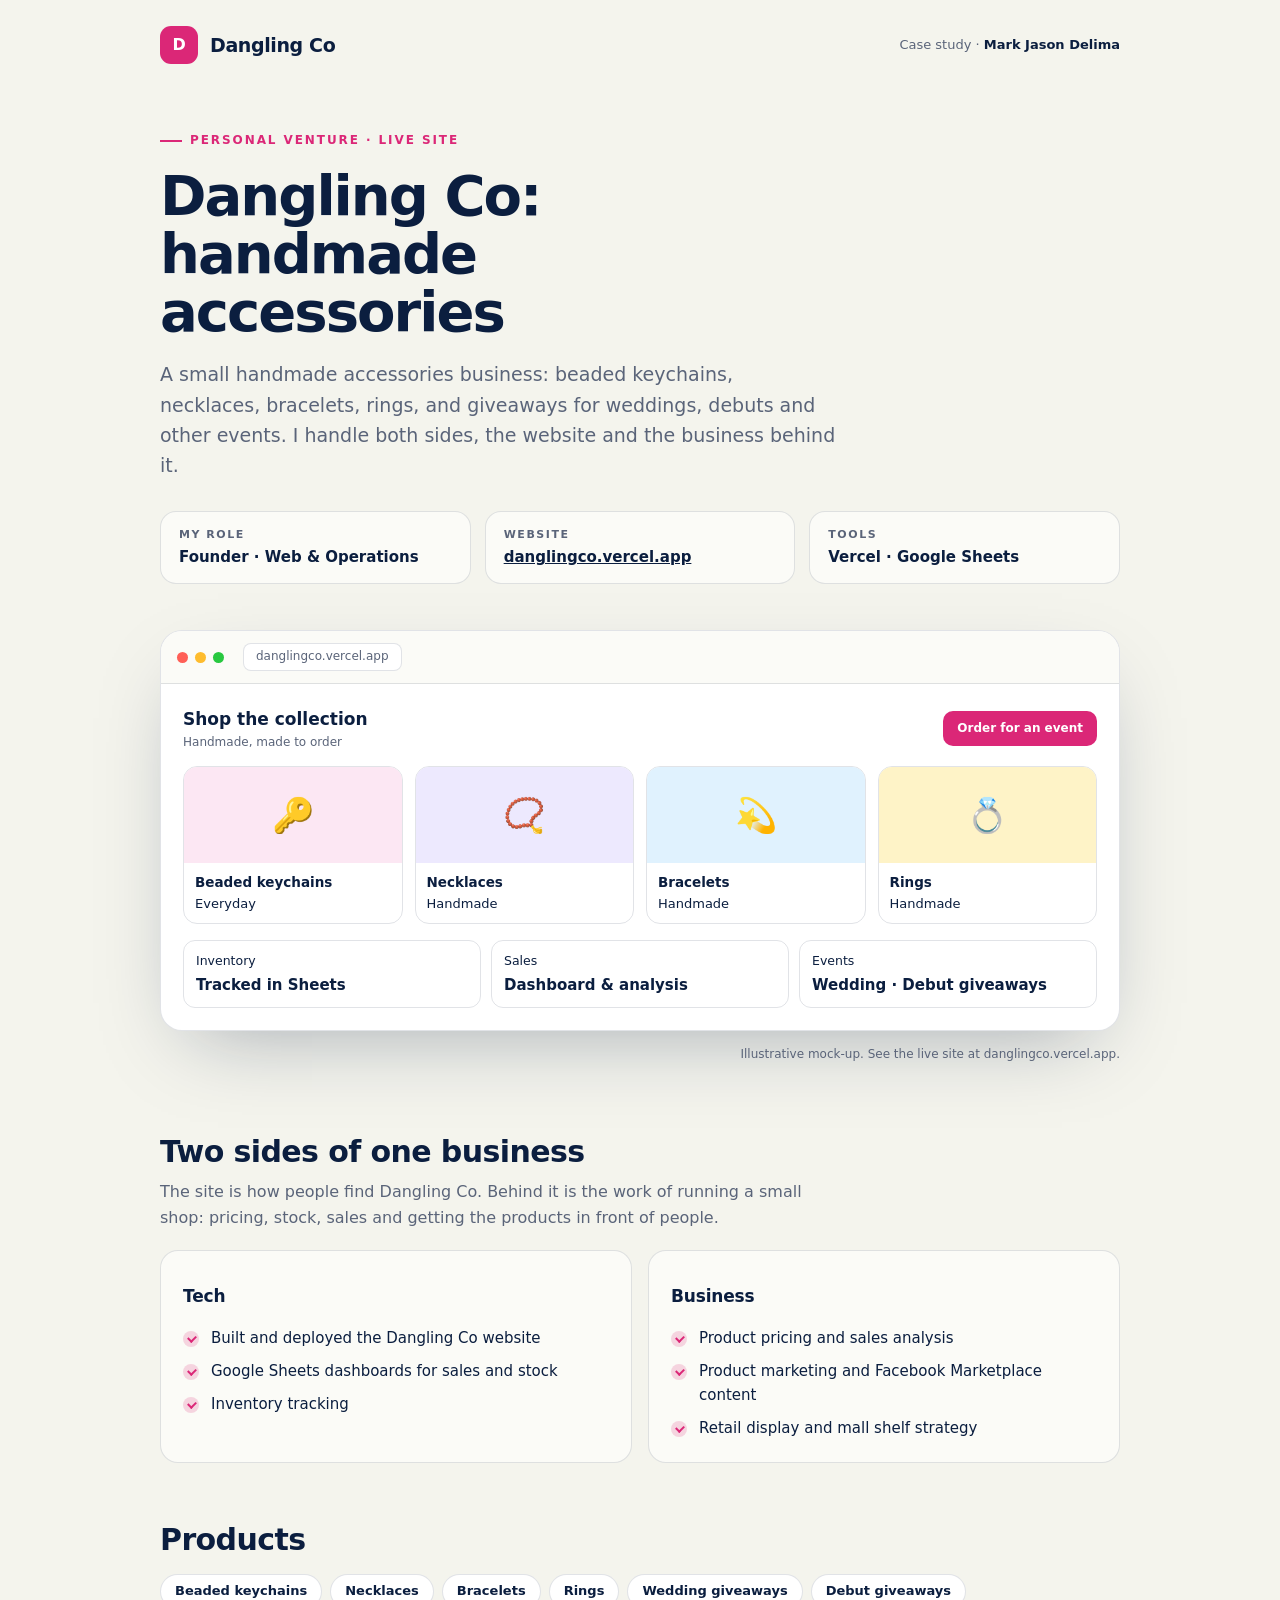
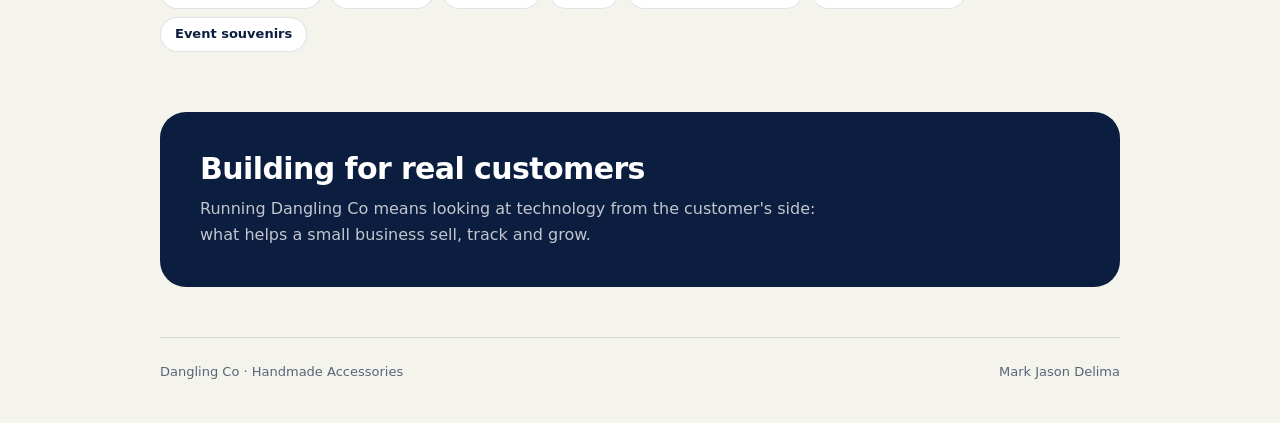
<file: public/samples/dangling-co.html>
<!doctype html>
<html lang="en"><head><meta charset="utf-8"><meta name="viewport" content="width=device-width,initial-scale=1">
<title>Dangling Co - Handmade Accessories</title>
<link rel="stylesheet" href="case.css">
<style>
body{--accent:#DB2777}
.shop{display:grid;grid-template-columns:repeat(4,1fr);gap:12px;margin-top:14px}
.item{border:1px solid var(--line);border-radius:14px;overflow:hidden;font-size:13px}
.item .img{height:96px;display:grid;place-items:center;font-size:34px}
.item .txt{padding:9px 11px}
.item b{display:block;font-size:13.5px}
.dash{display:grid;grid-template-columns:repeat(3,1fr);gap:10px;margin-top:16px}
.dash div{border:1px solid var(--line);border-radius:12px;padding:10px 12px;font-size:12.5px}
.dash b{display:block;font-size:15px;margin-top:2px}
</style></head>
<body>
<div class="wrap">
  <nav>
    <span class="brand"><i>D</i>Dangling Co</span>
    <span class="byline">Case study · <b>Mark Jason Delima</b></span>
  </nav>

  <header class="hero">
    <span class="tag">Personal venture · Live site</span>
    <h1>Dangling Co: handmade accessories</h1>
    <p class="lede">A small handmade accessories business: beaded keychains, necklaces, bracelets, rings, and giveaways for weddings, debuts and other events. I handle both sides, the website and the business behind it.</p>
    <div class="meta">
      <div><span>My role</span><b>Founder · Web &amp; Operations</b></div>
      <div><span>Website</span><b><a href="https://danglingco.vercel.app" target="_blank" rel="noopener">danglingco.vercel.app</a></b></div>
      <div><span>Tools</span><b>Vercel · Google Sheets</b></div>
    </div>
  </header>

  <div class="mock">
    <div class="mock__bar"><i></i><i></i><i></i><span>danglingco.vercel.app</span></div>
    <div class="mock__body">
      <div class="ui-row">
        <div><div class="ui-h">Shop the collection</div><div class="ui-sub">Handmade, made to order</div></div>
        <span class="btn">Order for an event</span>
      </div>
      <div class="shop">
        <div class="item"><div class="img" style="background:#FCE7F3">🔑</div><div class="txt"><b>Beaded keychains</b>Everyday</div></div>
        <div class="item"><div class="img" style="background:#EDE9FE">📿</div><div class="txt"><b>Necklaces</b>Handmade</div></div>
        <div class="item"><div class="img" style="background:#E0F2FE">💫</div><div class="txt"><b>Bracelets</b>Handmade</div></div>
        <div class="item"><div class="img" style="background:#FEF3C7">💍</div><div class="txt"><b>Rings</b>Handmade</div></div>
      </div>
      <div class="dash">
        <div>Inventory<b>Tracked in Sheets</b></div>
        <div>Sales<b>Dashboard &amp; analysis</b></div>
        <div>Events<b>Wedding · Debut giveaways</b></div>
      </div>
    </div>
  </div>
  <p class="note">Illustrative mock-up. See the live site at danglingco.vercel.app.</p>

  <section class="block">
    <h2>Two sides of one business</h2>
    <p>The site is how people find Dangling Co. Behind it is the work of running a small shop: pricing, stock, sales and getting the products in front of people.</p>
    <div class="grid grid--2">
      <div class="card">
        <h3>Tech</h3>
        <ul class="ticks">
          <li>Built and deployed the Dangling Co website</li>
          <li>Google Sheets dashboards for sales and stock</li>
          <li>Inventory tracking</li>
        </ul>
      </div>
      <div class="card">
        <h3>Business</h3>
        <ul class="ticks">
          <li>Product pricing and sales analysis</li>
          <li>Product marketing and Facebook Marketplace content</li>
          <li>Retail display and mall shelf strategy</li>
        </ul>
      </div>
    </div>
  </section>

  <section class="block">
    <h2>Products</h2>
    <div class="chips"><span>Beaded keychains</span><span>Necklaces</span><span>Bracelets</span><span>Rings</span><span>Wedding giveaways</span><span>Debut giveaways</span><span>Event souvenirs</span></div>
  </section>

  <div class="band">
    <h2>Building for real customers</h2>
    <p>Running Dangling Co means looking at technology from the customer's side: what helps a small business sell, track and grow.</p>
  </div>

  <footer><span>Dangling Co · Handmade Accessories</span><span>Mark Jason Delima</span></footer>
</div>
</body></html>
</file>
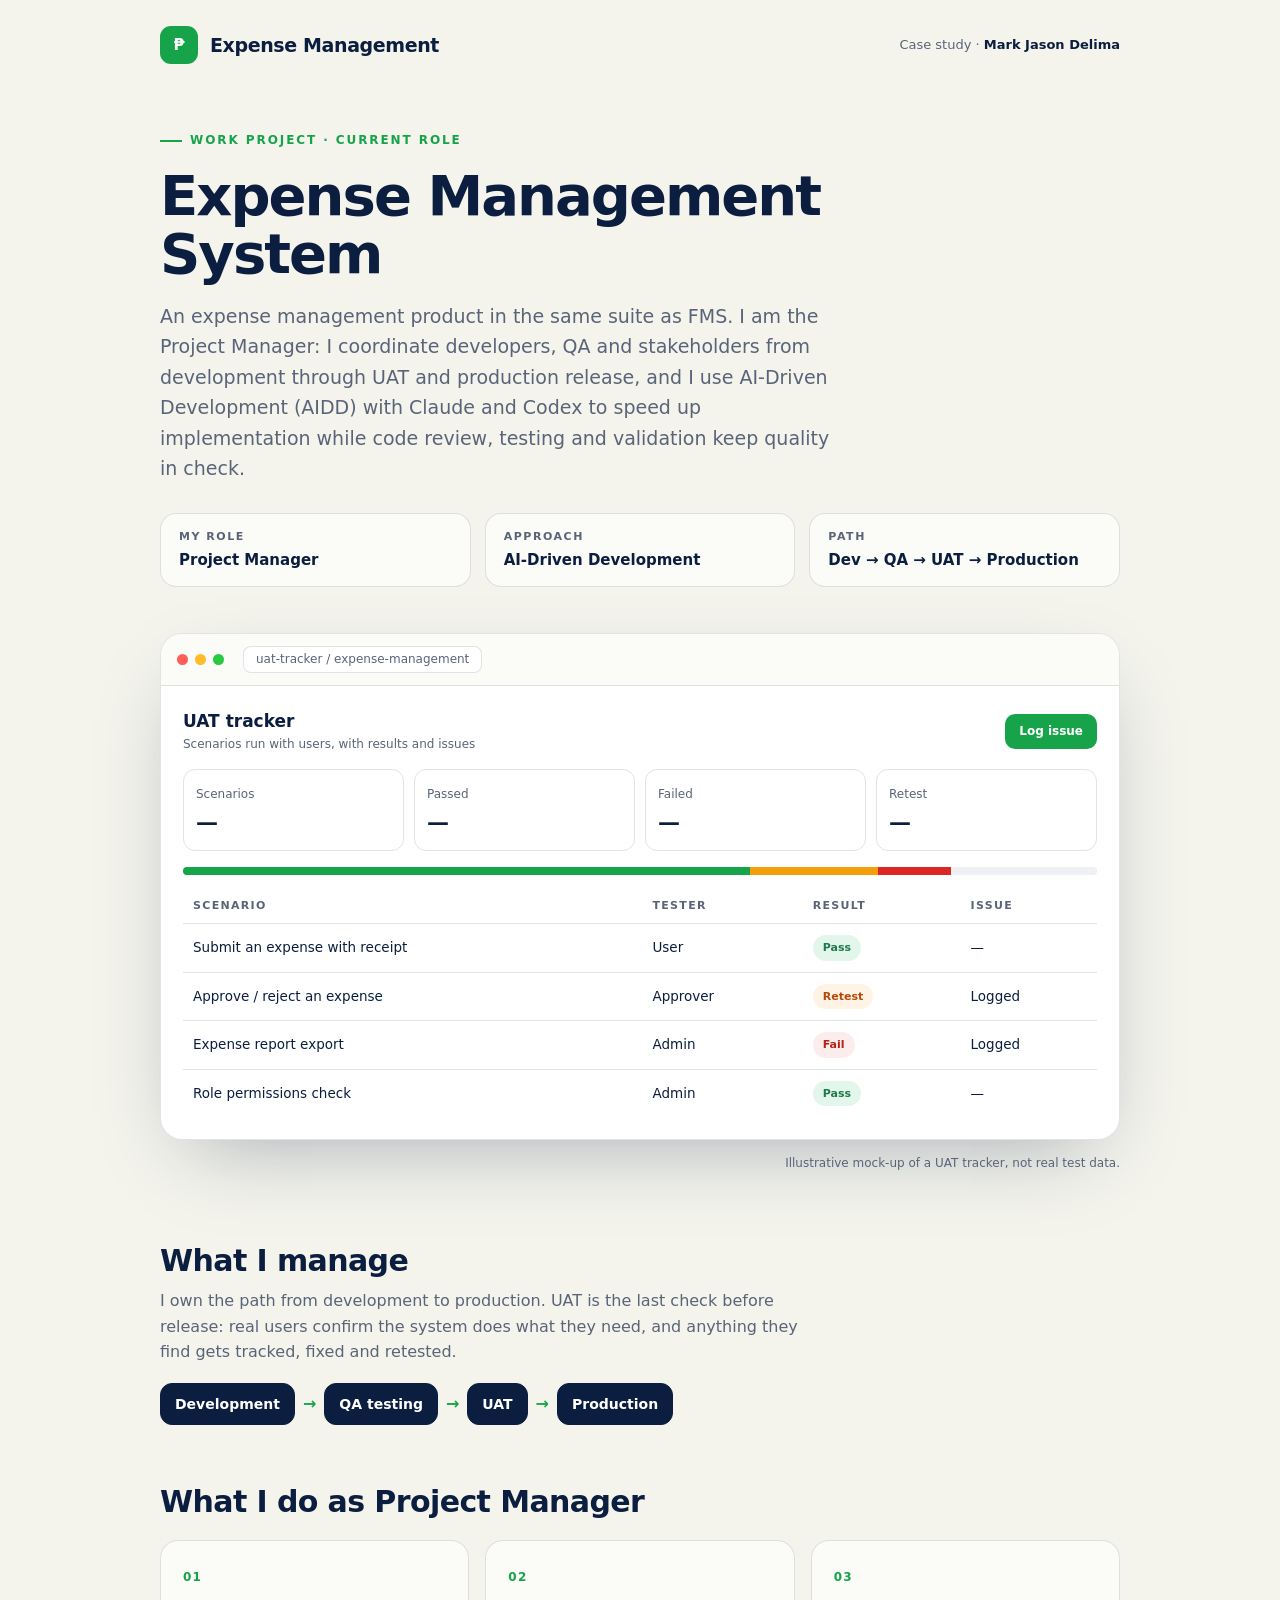
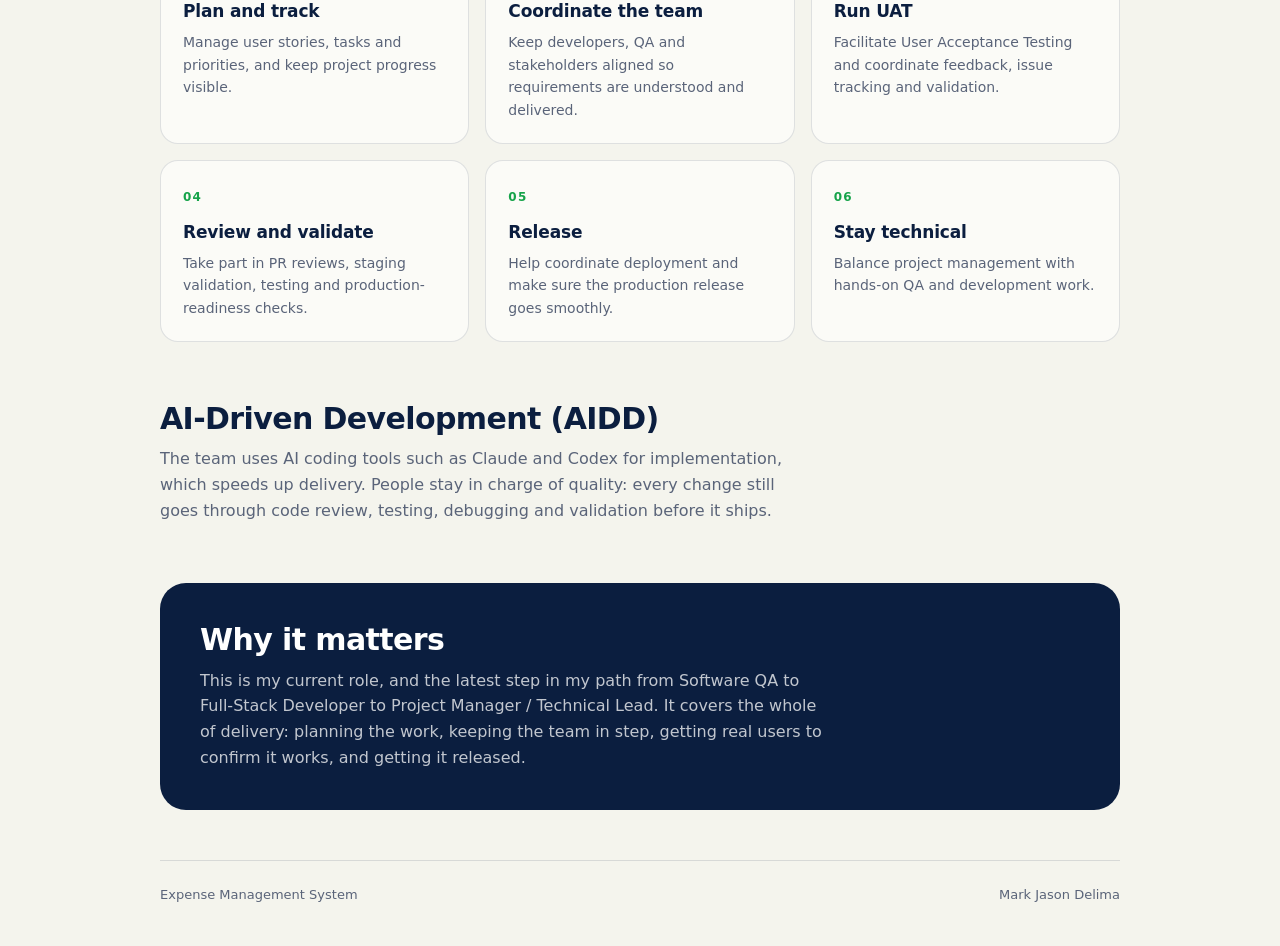
<file: public/samples/expense.html>
<!doctype html>
<html lang="en"><head><meta charset="utf-8"><meta name="viewport" content="width=device-width,initial-scale=1">
<title>Expense Management System - Project Manager</title>
<link rel="stylesheet" href="case.css">
<style>
body{--accent:#16A34A}
.uat{display:grid;grid-template-columns:repeat(4,1fr);gap:10px;margin-top:14px}
.uat div{border:1px solid var(--line);border-radius:12px;padding:10px 12px}
.uat b{font-size:22px;display:block}
.bar{height:8px;border-radius:99px;background:#EEF0F4;margin-top:16px;overflow:hidden;display:flex}
.bar i{display:block;height:100%}
</style></head>
<body>
<div class="wrap">
  <nav>
    <span class="brand"><i>₱</i>Expense Management</span>
    <span class="byline">Case study · <b>Mark Jason Delima</b></span>
  </nav>

  <header class="hero">
    <span class="tag">Work project · Current role</span>
    <h1>Expense Management System</h1>
    <p class="lede">An expense management product in the same suite as FMS. I am the Project Manager: I coordinate developers, QA and stakeholders from development through UAT and production release, and I use AI-Driven Development (AIDD) with Claude and Codex to speed up implementation while code review, testing and validation keep quality in check.</p>
    <div class="meta">
      <div><span>My role</span><b>Project Manager</b></div>
      <div><span>Approach</span><b>AI-Driven Development</b></div>
      <div><span>Path</span><b>Dev → QA → UAT → Production</b></div>
    </div>
  </header>

  <div class="mock">
    <div class="mock__bar"><i></i><i></i><i></i><span>uat-tracker / expense-management</span></div>
    <div class="mock__body">
      <div class="ui-row">
        <div><div class="ui-h">UAT tracker</div><div class="ui-sub">Scenarios run with users, with results and issues</div></div>
        <span class="btn">Log issue</span>
      </div>
      <div class="uat">
        <div><span class="ui-sub">Scenarios</span><b>—</b></div>
        <div><span class="ui-sub">Passed</span><b>—</b></div>
        <div><span class="ui-sub">Failed</span><b>—</b></div>
        <div><span class="ui-sub">Retest</span><b>—</b></div>
      </div>
      <div class="bar"><i style="width:62%;background:#16A34A"></i><i style="width:14%;background:#F59E0B"></i><i style="width:8%;background:#DC2626"></i></div>
      <table>
        <tr><th>Scenario</th><th>Tester</th><th>Result</th><th>Issue</th></tr>
        <tr><td>Submit an expense with receipt</td><td>User</td><td><span class="pill pill--ok">Pass</span></td><td>—</td></tr>
        <tr><td>Approve / reject an expense</td><td>Approver</td><td><span class="pill pill--wait">Retest</span></td><td>Logged</td></tr>
        <tr><td>Expense report export</td><td>Admin</td><td><span class="pill pill--bad">Fail</span></td><td>Logged</td></tr>
        <tr><td>Role permissions check</td><td>Admin</td><td><span class="pill pill--ok">Pass</span></td><td>—</td></tr>
      </table>
    </div>
  </div>
  <p class="note">Illustrative mock-up of a UAT tracker, not real test data.</p>

  <section class="block">
    <h2>What I manage</h2>
    <p>I own the path from development to production. UAT is the last check before release: real users confirm the system does what they need, and anything they find gets tracked, fixed and retested.</p>
    <div class="flow">
      <span class="on">Development</span><em>→</em>
      <span class="on">QA testing</span><em>→</em>
      <span class="on">UAT</span><em>→</em>
      <span class="on">Production</span>
    </div>
  </section>

  <section class="block">
    <h2>What I do as Project Manager</h2>
    <div class="grid">
      <div class="card"><span class="n">01</span><h3>Plan and track</h3><p>Manage user stories, tasks and priorities, and keep project progress visible.</p></div>
      <div class="card"><span class="n">02</span><h3>Coordinate the team</h3><p>Keep developers, QA and stakeholders aligned so requirements are understood and delivered.</p></div>
      <div class="card"><span class="n">03</span><h3>Run UAT</h3><p>Facilitate User Acceptance Testing and coordinate feedback, issue tracking and validation.</p></div>
      <div class="card"><span class="n">04</span><h3>Review and validate</h3><p>Take part in PR reviews, staging validation, testing and production-readiness checks.</p></div>
      <div class="card"><span class="n">05</span><h3>Release</h3><p>Help coordinate deployment and make sure the production release goes smoothly.</p></div>
      <div class="card"><span class="n">06</span><h3>Stay technical</h3><p>Balance project management with hands-on QA and development work.</p></div>
    </div>
  </section>

  <section class="block">
    <h2>AI-Driven Development (AIDD)</h2>
    <p>The team uses AI coding tools such as Claude and Codex for implementation, which speeds up delivery. People stay in charge of quality: every change still goes through code review, testing, debugging and validation before it ships.</p>
  </section>

  <div class="band">
    <h2>Why it matters</h2>
    <p>This is my current role, and the latest step in my path from Software QA to Full-Stack Developer to Project Manager / Technical Lead. It covers the whole of delivery: planning the work, keeping the team in step, getting real users to confirm it works, and getting it released.</p>
  </div>

  <footer><span>Expense Management System</span><span>Mark Jason Delima</span></footer>
</div>
</body></html>
</file>
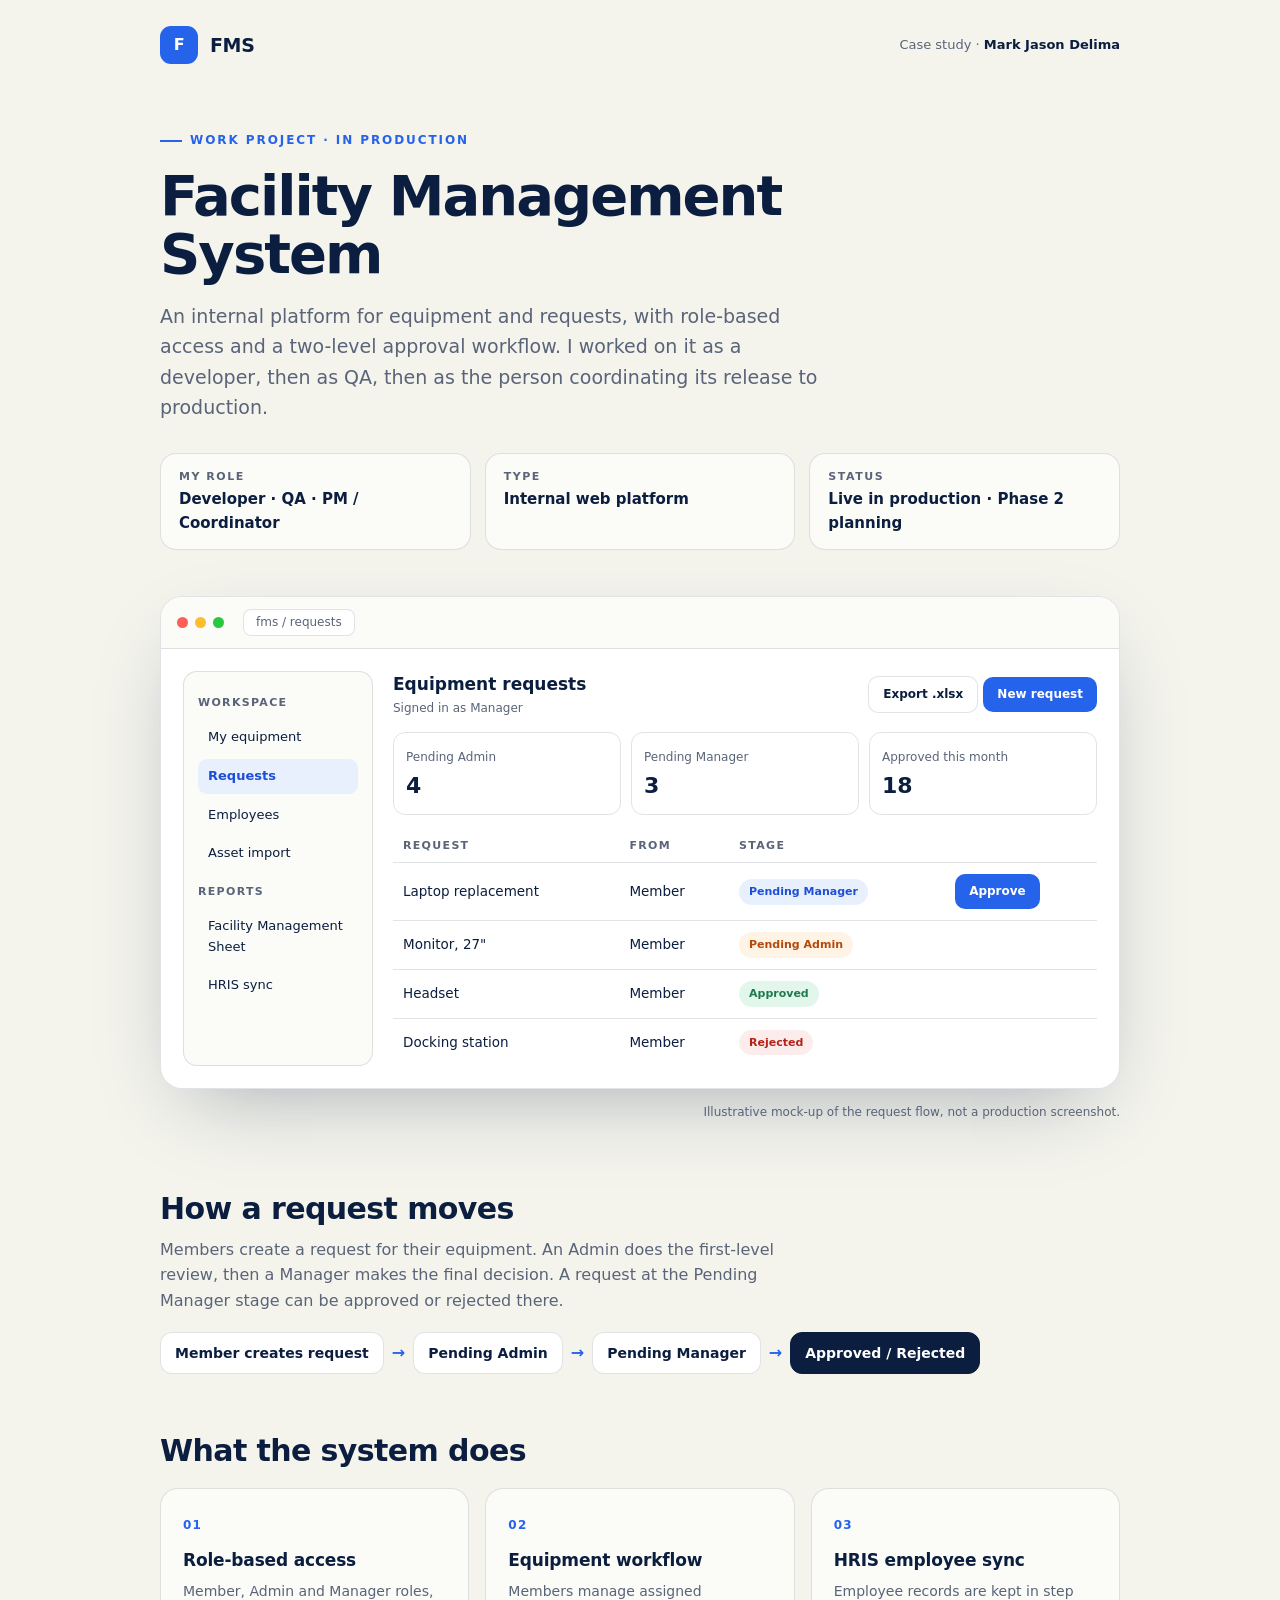
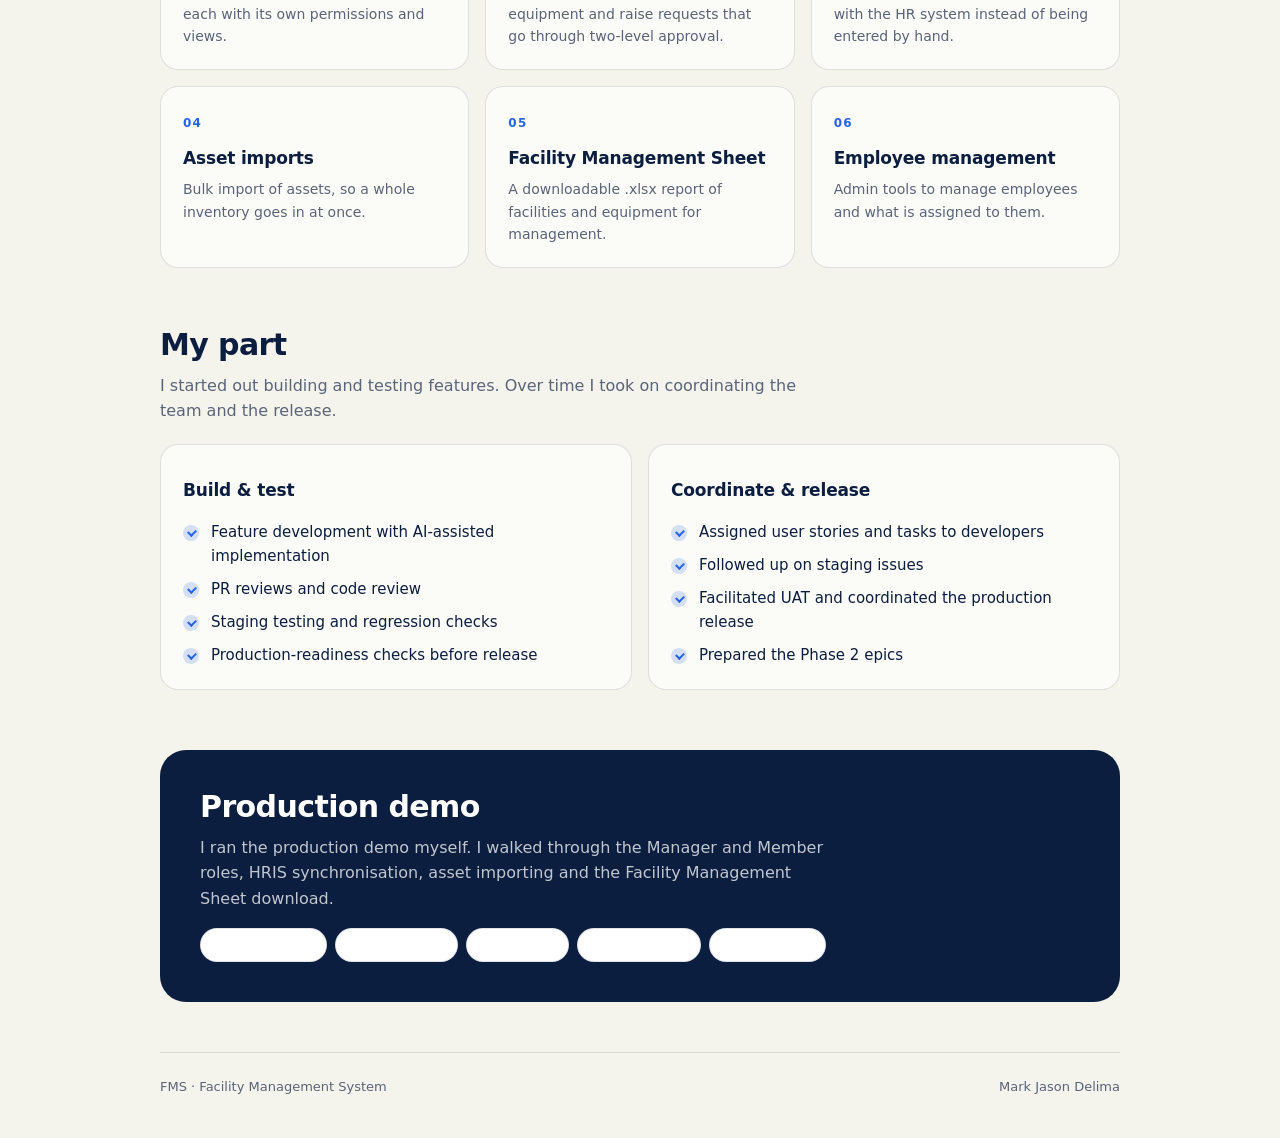
<file: public/samples/fms.html>
<!doctype html>
<html lang="en"><head><meta charset="utf-8"><meta name="viewport" content="width=device-width,initial-scale=1">
<title>FMS - Facility Management System</title>
<link rel="stylesheet" href="case.css">
<style>
body{--accent:#2563EB}
.fms{display:grid;grid-template-columns:190px 1fr;gap:20px}
.side{background:var(--paper);border:1px solid var(--line);border-radius:14px;padding:14px;font-size:13px;display:grid;gap:4px;align-content:start}
.side b{font-size:11px;letter-spacing:.12em;text-transform:uppercase;color:var(--muted);margin:8px 0 4px}
.side span{padding:7px 10px;border-radius:9px}
.side span.on{background:#E8F0FE;color:#1D4ED8;font-weight:700}
.kpis{display:grid;grid-template-columns:repeat(3,1fr);gap:10px;margin-top:14px}
.kpis div{border:1px solid var(--line);border-radius:12px;padding:10px 12px}
.kpis b{font-size:22px;display:block}
</style></head>
<body>
<div class="wrap">
  <nav>
    <span class="brand"><i>F</i>FMS</span>
    <span class="byline">Case study · <b>Mark Jason Delima</b></span>
  </nav>

  <header class="hero">
    <span class="tag">Work project · In production</span>
    <h1>Facility Management System</h1>
    <p class="lede">An internal platform for equipment and requests, with role-based access and a two-level approval workflow. I worked on it as a developer, then as QA, then as the person coordinating its release to production.</p>
    <div class="meta">
      <div><span>My role</span><b>Developer · QA · PM / Coordinator</b></div>
      <div><span>Type</span><b>Internal web platform</b></div>
      <div><span>Status</span><b>Live in production · Phase 2 planning</b></div>
    </div>
  </header>

  <div class="mock">
    <div class="mock__bar"><i></i><i></i><i></i><span>fms / requests</span></div>
    <div class="mock__body fms">
      <div class="side">
        <b>Workspace</b>
        <span>My equipment</span>
        <span class="on">Requests</span>
        <span>Employees</span>
        <span>Asset import</span>
        <b>Reports</b>
        <span>Facility Management Sheet</span>
        <span>HRIS sync</span>
      </div>
      <div>
        <div class="ui-row">
          <div><div class="ui-h">Equipment requests</div><div class="ui-sub">Signed in as Manager</div></div>
          <div><span class="btn btn--ghost">Export .xlsx</span> <span class="btn">New request</span></div>
        </div>
        <div class="kpis">
          <div><span class="ui-sub">Pending Admin</span><b>4</b></div>
          <div><span class="ui-sub">Pending Manager</span><b>3</b></div>
          <div><span class="ui-sub">Approved this month</span><b>18</b></div>
        </div>
        <table>
          <tr><th>Request</th><th>From</th><th>Stage</th><th></th></tr>
          <tr><td>Laptop replacement</td><td>Member</td><td><span class="pill pill--blue">Pending Manager</span></td><td><span class="btn">Approve</span></td></tr>
          <tr><td>Monitor, 27"</td><td>Member</td><td><span class="pill pill--wait">Pending Admin</span></td><td></td></tr>
          <tr><td>Headset</td><td>Member</td><td><span class="pill pill--ok">Approved</span></td><td></td></tr>
          <tr><td>Docking station</td><td>Member</td><td><span class="pill pill--bad">Rejected</span></td><td></td></tr>
        </table>
      </div>
    </div>
  </div>
  <p class="note">Illustrative mock-up of the request flow, not a production screenshot.</p>

  <section class="block">
    <h2>How a request moves</h2>
    <p>Members create a request for their equipment. An Admin does the first-level review, then a Manager makes the final decision. A request at the Pending Manager stage can be approved or rejected there.</p>
    <div class="flow">
      <span>Member creates request</span><em>→</em>
      <span>Pending Admin</span><em>→</em>
      <span>Pending Manager</span><em>→</em>
      <span class="on">Approved / Rejected</span>
    </div>
  </section>

  <section class="block">
    <h2>What the system does</h2>
    <div class="grid">
      <div class="card"><span class="n">01</span><h3>Role-based access</h3><p>Member, Admin and Manager roles, each with its own permissions and views.</p></div>
      <div class="card"><span class="n">02</span><h3>Equipment workflow</h3><p>Members manage assigned equipment and raise requests that go through two-level approval.</p></div>
      <div class="card"><span class="n">03</span><h3>HRIS employee sync</h3><p>Employee records are kept in step with the HR system instead of being entered by hand.</p></div>
      <div class="card"><span class="n">04</span><h3>Asset imports</h3><p>Bulk import of assets, so a whole inventory goes in at once.</p></div>
      <div class="card"><span class="n">05</span><h3>Facility Management Sheet</h3><p>A downloadable .xlsx report of facilities and equipment for management.</p></div>
      <div class="card"><span class="n">06</span><h3>Employee management</h3><p>Admin tools to manage employees and what is assigned to them.</p></div>
    </div>
  </section>

  <section class="block">
    <h2>My part</h2>
    <p>I started out building and testing features. Over time I took on coordinating the team and the release.</p>
    <div class="grid grid--2">
      <div class="card">
        <h3>Build &amp; test</h3>
        <ul class="ticks">
          <li>Feature development with AI-assisted implementation</li>
          <li>PR reviews and code review</li>
          <li>Staging testing and regression checks</li>
          <li>Production-readiness checks before release</li>
        </ul>
      </div>
      <div class="card">
        <h3>Coordinate &amp; release</h3>
        <ul class="ticks">
          <li>Assigned user stories and tasks to developers</li>
          <li>Followed up on staging issues</li>
          <li>Facilitated UAT and coordinated the production release</li>
          <li>Prepared the Phase 2 epics</li>
        </ul>
      </div>
    </div>
  </section>

  <div class="band">
    <h2>Production demo</h2>
    <p>I ran the production demo myself. I walked through the Manager and Member roles, HRIS synchronisation, asset importing and the Facility Management Sheet download.</p>
    <div class="chips"><span>Manager role</span><span>Member role</span><span>HRIS sync</span><span>Asset import</span><span>.xlsx export</span></div>
  </div>

  <footer><span>FMS · Facility Management System</span><span>Mark Jason Delima</span></footer>
</div>
</body></html>
</file>
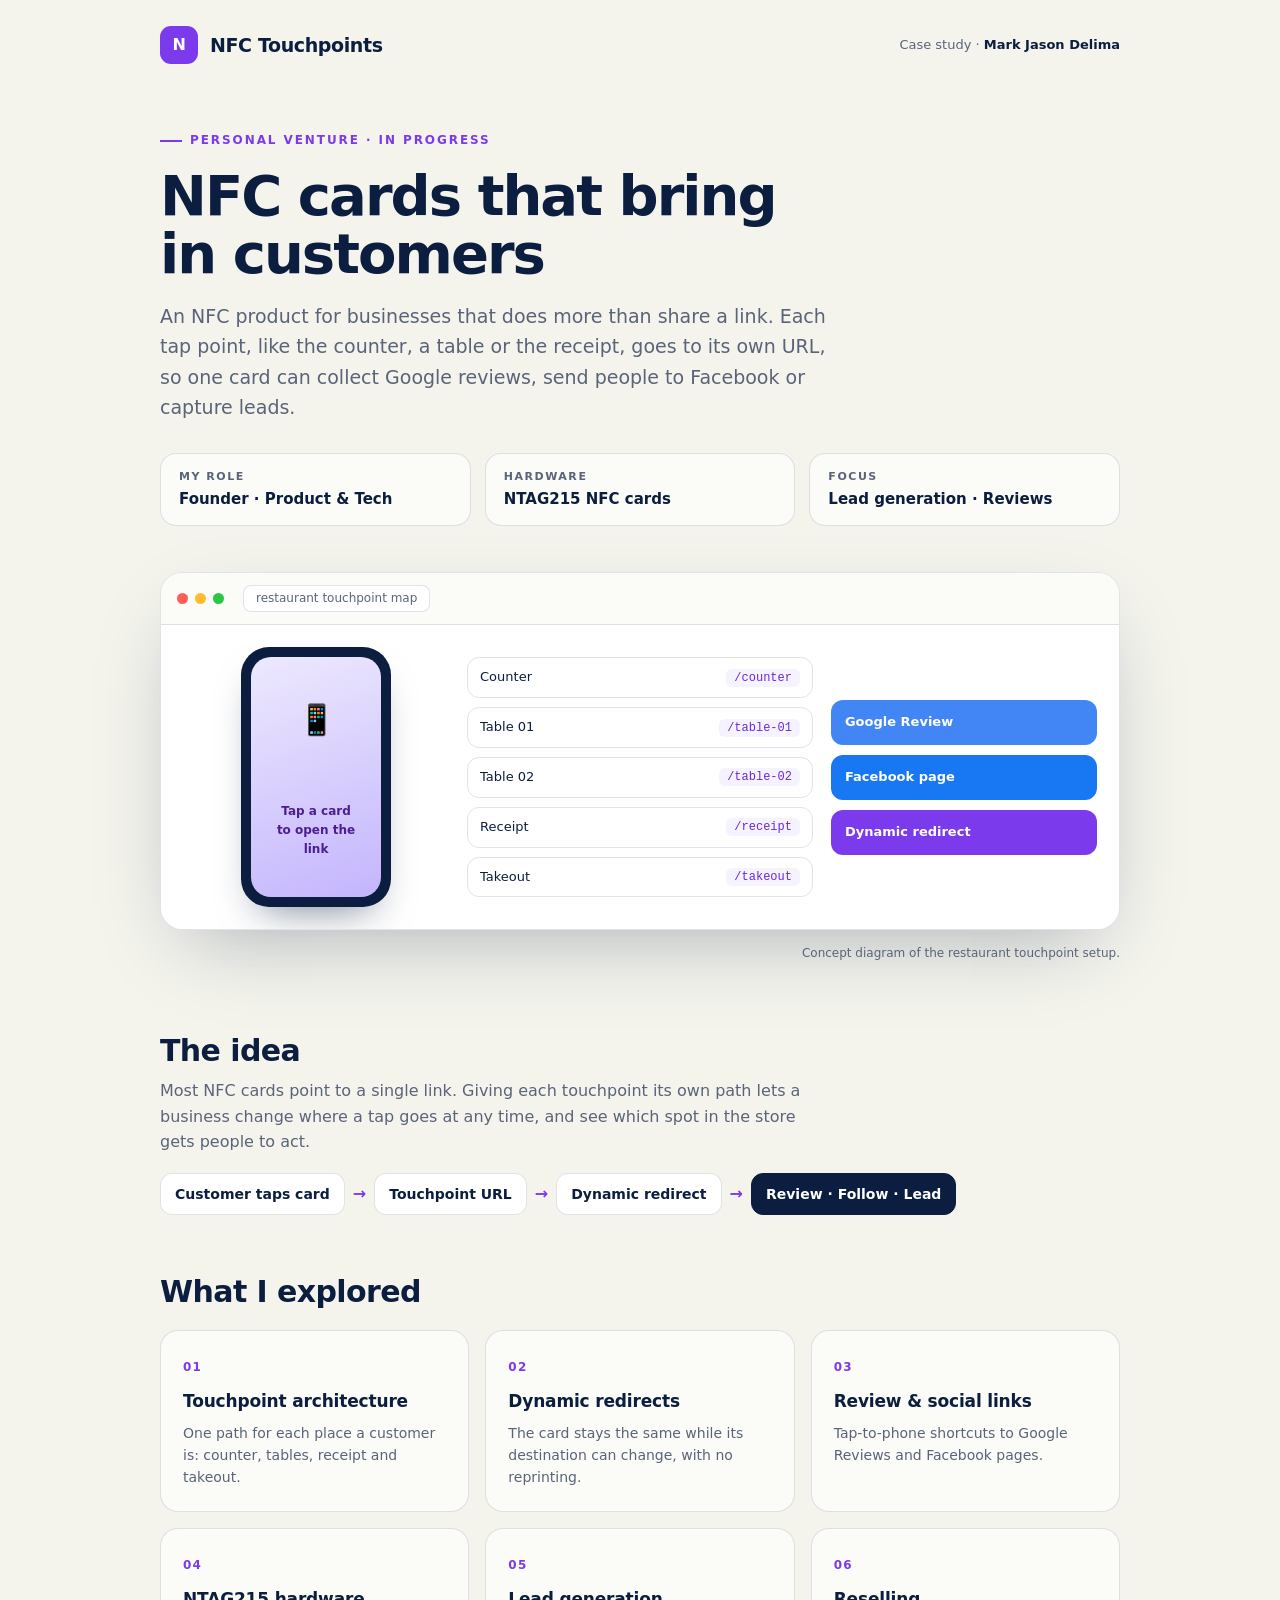
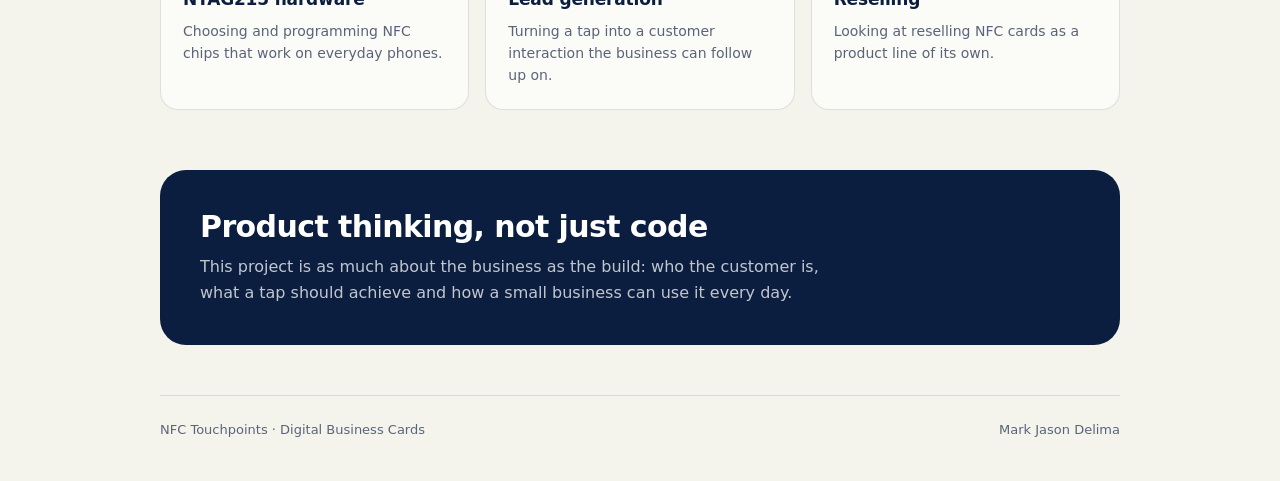
<file: public/samples/nfc.html>
<!doctype html>
<html lang="en"><head><meta charset="utf-8"><meta name="viewport" content="width=device-width,initial-scale=1">
<title>NFC Touchpoints - Digital Business Cards</title>
<link rel="stylesheet" href="case.css">
<style>
body{--accent:#7C3AED}
.map{display:grid;grid-template-columns:1fr 1.3fr 1fr;gap:18px;align-items:center}
.phone{justify-self:center;width:150px;height:260px;border-radius:28px;background:#0B1E3F;padding:10px;box-shadow:0 20px 40px -20px rgba(11,30,63,.6)}
.phone div{height:100%;border-radius:20px;background:linear-gradient(160deg,#EDE9FE,#C4B5FD);display:grid;place-items:center;text-align:center;font-size:12px;font-weight:700;color:#4C1D95;padding:12px}
.phone span{display:block;font-size:30px;margin-bottom:6px}
.points{display:grid;gap:9px}
.point{display:flex;justify-content:space-between;align-items:center;border:1px solid var(--line);border-radius:12px;padding:9px 12px;font-size:13px}
.point code{font:12px ui-monospace,Consolas,monospace;color:#6D28D9;background:#F5F3FF;padding:2px 8px;border-radius:6px}
.dest{display:grid;gap:10px}
.dest div{border-radius:12px;padding:12px 14px;font-size:13px;font-weight:700;color:#fff}
</style></head>
<body>
<div class="wrap">
  <nav>
    <span class="brand"><i>N</i>NFC Touchpoints</span>
    <span class="byline">Case study · <b>Mark Jason Delima</b></span>
  </nav>

  <header class="hero">
    <span class="tag">Personal venture · In progress</span>
    <h1>NFC cards that bring in customers</h1>
    <p class="lede">An NFC product for businesses that does more than share a link. Each tap point, like the counter, a table or the receipt, goes to its own URL, so one card can collect Google reviews, send people to Facebook or capture leads.</p>
    <div class="meta">
      <div><span>My role</span><b>Founder · Product &amp; Tech</b></div>
      <div><span>Hardware</span><b>NTAG215 NFC cards</b></div>
      <div><span>Focus</span><b>Lead generation · Reviews</b></div>
    </div>
  </header>

  <div class="mock">
    <div class="mock__bar"><i></i><i></i><i></i><span>restaurant touchpoint map</span></div>
    <div class="mock__body map">
      <div class="phone"><div><span>📱</span>Tap a card<br>to open the link</div></div>
      <div class="points">
        <div class="point">Counter <code>/counter</code></div>
        <div class="point">Table 01 <code>/table-01</code></div>
        <div class="point">Table 02 <code>/table-02</code></div>
        <div class="point">Receipt <code>/receipt</code></div>
        <div class="point">Takeout <code>/takeout</code></div>
      </div>
      <div class="dest">
        <div style="background:#4285F4">Google Review</div>
        <div style="background:#1877F2">Facebook page</div>
        <div style="background:#7C3AED">Dynamic redirect</div>
      </div>
    </div>
  </div>
  <p class="note">Concept diagram of the restaurant touchpoint setup.</p>

  <section class="block">
    <h2>The idea</h2>
    <p>Most NFC cards point to a single link. Giving each touchpoint its own path lets a business change where a tap goes at any time, and see which spot in the store gets people to act.</p>
    <div class="flow">
      <span>Customer taps card</span><em>→</em>
      <span>Touchpoint URL</span><em>→</em>
      <span>Dynamic redirect</span><em>→</em>
      <span class="on">Review · Follow · Lead</span>
    </div>
  </section>

  <section class="block">
    <h2>What I explored</h2>
    <div class="grid">
      <div class="card"><span class="n">01</span><h3>Touchpoint architecture</h3><p>One path for each place a customer is: counter, tables, receipt and takeout.</p></div>
      <div class="card"><span class="n">02</span><h3>Dynamic redirects</h3><p>The card stays the same while its destination can change, with no reprinting.</p></div>
      <div class="card"><span class="n">03</span><h3>Review &amp; social links</h3><p>Tap-to-phone shortcuts to Google Reviews and Facebook pages.</p></div>
      <div class="card"><span class="n">04</span><h3>NTAG215 hardware</h3><p>Choosing and programming NFC chips that work on everyday phones.</p></div>
      <div class="card"><span class="n">05</span><h3>Lead generation</h3><p>Turning a tap into a customer interaction the business can follow up on.</p></div>
      <div class="card"><span class="n">06</span><h3>Reselling</h3><p>Looking at reselling NFC cards as a product line of its own.</p></div>
    </div>
  </section>

  <div class="band">
    <h2>Product thinking, not just code</h2>
    <p>This project is as much about the business as the build: who the customer is, what a tap should achieve and how a small business can use it every day.</p>
  </div>

  <footer><span>NFC Touchpoints · Digital Business Cards</span><span>Mark Jason Delima</span></footer>
</div>
</body></html>
</file>
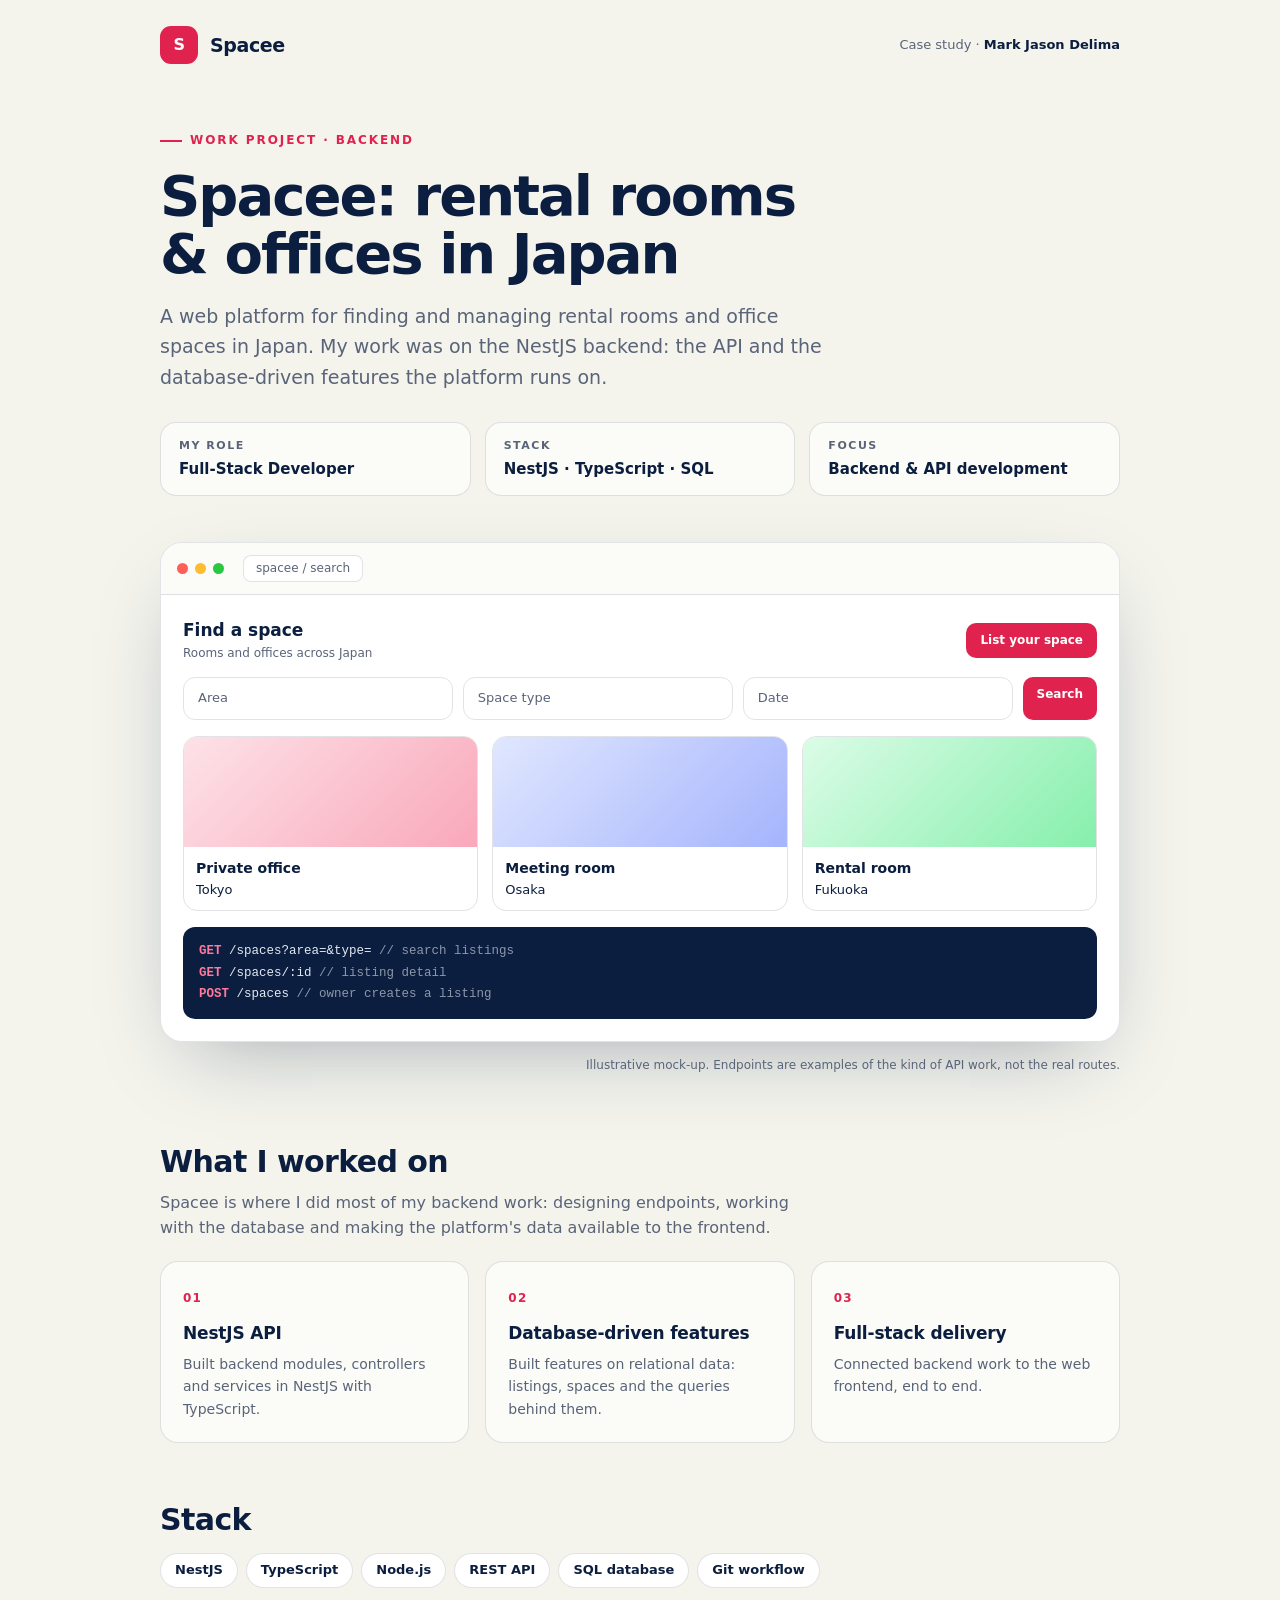
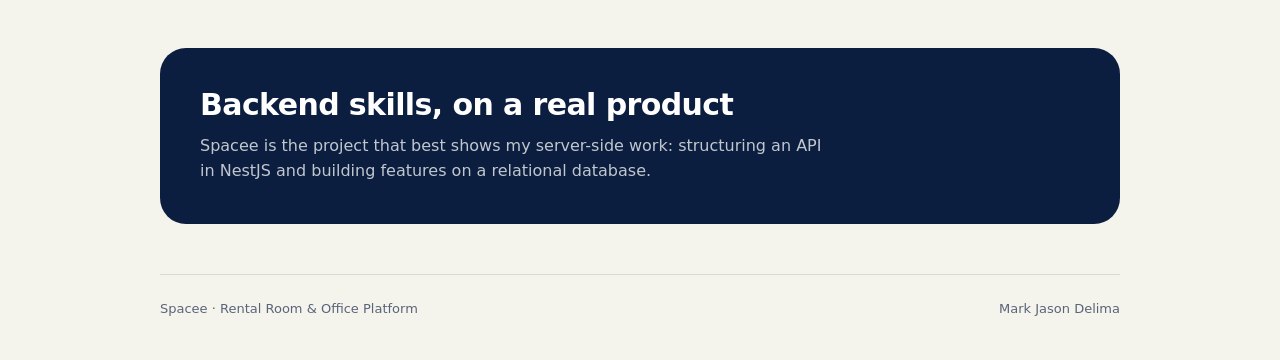
<file: public/samples/spacee.html>
<!doctype html>
<html lang="en"><head><meta charset="utf-8"><meta name="viewport" content="width=device-width,initial-scale=1">
<title>Spacee - Rental Room &amp; Office Platform</title>
<link rel="stylesheet" href="case.css">
<style>
body{--accent:#E0234E}
.search{display:flex;gap:10px;margin-top:14px}
.search div{flex:1;border:1px solid var(--line);border-radius:12px;padding:10px 14px;font-size:13px;color:var(--muted)}
.spaces{display:grid;grid-template-columns:repeat(3,1fr);gap:14px;margin-top:16px}
.space{border:1px solid var(--line);border-radius:14px;overflow:hidden}
.space .img{height:110px}
.space .txt{padding:10px 12px;font-size:13px}
.space b{display:block;font-size:14px}
.api{margin-top:16px;background:#0B1E3F;color:#E2E8F0;border-radius:12px;padding:14px 16px;font:12.5px/1.7 ui-monospace,Consolas,monospace}
.api i{font-style:normal;color:#FF7A9A;font-weight:700}
</style></head>
<body>
<div class="wrap">
  <nav>
    <span class="brand"><i>S</i>Spacee</span>
    <span class="byline">Case study · <b>Mark Jason Delima</b></span>
  </nav>

  <header class="hero">
    <span class="tag">Work project · Backend</span>
    <h1>Spacee: rental rooms &amp; offices in Japan</h1>
    <p class="lede">A web platform for finding and managing rental rooms and office spaces in Japan. My work was on the NestJS backend: the API and the database-driven features the platform runs on.</p>
    <div class="meta">
      <div><span>My role</span><b>Full-Stack Developer</b></div>
      <div><span>Stack</span><b>NestJS · TypeScript · SQL</b></div>
      <div><span>Focus</span><b>Backend &amp; API development</b></div>
    </div>
  </header>

  <div class="mock">
    <div class="mock__bar"><i></i><i></i><i></i><span>spacee / search</span></div>
    <div class="mock__body">
      <div class="ui-row">
        <div><div class="ui-h">Find a space</div><div class="ui-sub">Rooms and offices across Japan</div></div>
        <span class="btn">List your space</span>
      </div>
      <div class="search"><div>Area</div><div>Space type</div><div>Date</div><span class="btn">Search</span></div>
      <div class="spaces">
        <div class="space"><div class="img" style="background:linear-gradient(135deg,#FDE2E8,#F9A8BA)"></div><div class="txt"><b>Private office</b>Tokyo</div></div>
        <div class="space"><div class="img" style="background:linear-gradient(135deg,#E0E7FF,#A5B4FC)"></div><div class="txt"><b>Meeting room</b>Osaka</div></div>
        <div class="space"><div class="img" style="background:linear-gradient(135deg,#DCFCE7,#86EFAC)"></div><div class="txt"><b>Rental room</b>Fukuoka</div></div>
      </div>
      <div class="api">
        <i>GET</i>  /spaces?area=&amp;type=      <span style="opacity:.6">// search listings</span><br>
        <i>GET</i>  /spaces/:id               <span style="opacity:.6">// listing detail</span><br>
        <i>POST</i> /spaces                   <span style="opacity:.6">// owner creates a listing</span>
      </div>
    </div>
  </div>
  <p class="note">Illustrative mock-up. Endpoints are examples of the kind of API work, not the real routes.</p>

  <section class="block">
    <h2>What I worked on</h2>
    <p>Spacee is where I did most of my backend work: designing endpoints, working with the database and making the platform's data available to the frontend.</p>
    <div class="grid">
      <div class="card"><span class="n">01</span><h3>NestJS API</h3><p>Built backend modules, controllers and services in NestJS with TypeScript.</p></div>
      <div class="card"><span class="n">02</span><h3>Database-driven features</h3><p>Built features on relational data: listings, spaces and the queries behind them.</p></div>
      <div class="card"><span class="n">03</span><h3>Full-stack delivery</h3><p>Connected backend work to the web frontend, end to end.</p></div>
    </div>
  </section>

  <section class="block">
    <h2>Stack</h2>
    <div class="chips"><span>NestJS</span><span>TypeScript</span><span>Node.js</span><span>REST API</span><span>SQL database</span><span>Git workflow</span></div>
  </section>

  <div class="band">
    <h2>Backend skills, on a real product</h2>
    <p>Spacee is the project that best shows my server-side work: structuring an API in NestJS and building features on a relational database.</p>
  </div>

  <footer><span>Spacee · Rental Room &amp; Office Platform</span><span>Mark Jason Delima</span></footer>
</div>
</body></html>
</file>
<file: public/samples/case.css>
/* Shared styles for the project case-study pages in public/samples/.
   Each page sets --accent on <body> for its own colour. */
*{box-sizing:border-box;margin:0;padding:0}
:root{--navy:#0B1E3F;--cream:#F4F4ED;--paper:#FBFBF7;--muted:#5A6479;--line:rgba(11,30,63,.12);--orange:#FF7A1A}
body{--accent:var(--orange);font-family:Poppins,system-ui,-apple-system,'Segoe UI',sans-serif;background:var(--cream);color:var(--navy);line-height:1.6;-webkit-font-smoothing:antialiased}
a{color:inherit}
.wrap{max-width:1040px;margin:0 auto;padding:0 40px}

nav{display:flex;align-items:center;justify-content:space-between;padding:26px 0}
.brand{display:flex;align-items:center;gap:12px;font-weight:800;font-size:19px;letter-spacing:-.02em}
.brand i{width:38px;height:38px;border-radius:11px;background:var(--accent);display:grid;place-items:center;color:#fff;font-style:normal;font-size:16px}
.byline{font-size:13px;color:var(--muted)}
.byline b{color:var(--navy)}

.hero{padding:34px 0 40px}
.tag{display:inline-flex;align-items:center;gap:8px;font-size:12px;font-weight:700;letter-spacing:.16em;text-transform:uppercase;color:var(--accent);margin-bottom:16px}
.tag::before{content:'';width:22px;height:2px;background:var(--accent)}
h1{font-size:56px;line-height:1.04;letter-spacing:-.035em;font-weight:800;max-width:17ch}
.lede{font-size:19px;color:var(--muted);max-width:56ch;margin-top:18px}
.meta{display:grid;grid-template-columns:repeat(3,1fr);gap:14px;margin-top:30px}
.meta div{background:var(--paper);border:1px solid var(--line);border-radius:16px;padding:14px 18px}
.meta span{display:block;font-size:11px;font-weight:700;letter-spacing:.14em;text-transform:uppercase;color:var(--muted)}
.meta b{display:block;font-size:15px;margin-top:2px}

/* The mock-up window */
.mock{background:#fff;border:1px solid var(--line);border-radius:22px;box-shadow:0 30px 80px -30px rgba(11,30,63,.35);overflow:hidden;margin:6px 0 14px}
.mock__bar{display:flex;align-items:center;gap:7px;padding:12px 16px;border-bottom:1px solid var(--line);background:var(--paper)}
.mock__bar i{width:11px;height:11px;border-radius:50%;background:#ff5f57}
.mock__bar i:nth-child(2){background:#febc2e}
.mock__bar i:nth-child(3){background:#28c840}
.mock__bar span{margin-left:12px;font-size:12px;color:var(--muted);background:#fff;border:1px solid var(--line);border-radius:8px;padding:3px 12px}
.mock__body{padding:22px}
.note{font-size:12px;color:var(--muted);text-align:right;margin-bottom:40px}

/* Generic UI pieces used inside mock-ups */
.ui-row{display:flex;align-items:center;justify-content:space-between;gap:12px}
.ui-h{font-weight:700;font-size:17px}
.ui-sub{font-size:12px;color:var(--muted)}
.pill{display:inline-block;font-size:11px;font-weight:700;padding:4px 10px;border-radius:999px;white-space:nowrap}
.pill--wait{background:#FFF3E6;color:#B4490A}
.pill--blue{background:#E8F0FE;color:#1D4ED8}
.pill--ok{background:#E3F6EC;color:#1E7A4C}
.pill--bad{background:#FDECEC;color:#B42318}
.pill--grey{background:#EEF0F4;color:#475569}
table{width:100%;border-collapse:collapse;font-size:13.5px;margin-top:14px}
th{text-align:left;font-size:11px;letter-spacing:.12em;text-transform:uppercase;color:var(--muted);font-weight:700;padding:8px 10px;border-bottom:1px solid var(--line)}
td{padding:11px 10px;border-bottom:1px solid var(--line)}
tr:last-child td{border-bottom:0}
.btn{display:inline-block;background:var(--accent);color:#fff;font-weight:700;font-size:12px;padding:8px 14px;border-radius:10px}
.btn--ghost{background:#fff;color:var(--navy);border:1px solid var(--line)}

/* Content sections */
section.block{padding:30px 0}
h2{font-size:30px;letter-spacing:-.02em;line-height:1.15;margin-bottom:10px}
.block > p{color:var(--muted);max-width:64ch}
.grid{display:grid;grid-template-columns:repeat(3,1fr);gap:16px;margin-top:20px}
.grid--2{grid-template-columns:repeat(2,1fr)}
.card{background:var(--paper);border:1px solid var(--line);border-radius:18px;padding:22px}
.card .n{font-size:12px;font-weight:800;color:var(--accent);letter-spacing:.1em}
.card h3{font-size:17px;margin:10px 0 6px;letter-spacing:-.01em}
.card p{font-size:14px;color:var(--muted)}
ul.ticks{list-style:none;display:grid;gap:9px;margin-top:16px}
ul.ticks li{position:relative;padding-left:28px;font-size:15px}
ul.ticks li::before{content:'';position:absolute;left:0;top:5px;width:16px;height:16px;border-radius:50%;background:var(--accent);opacity:.18}
ul.ticks li::after{content:'';position:absolute;left:5px;top:9px;width:6px;height:4px;border-left:2px solid var(--accent);border-bottom:2px solid var(--accent);transform:rotate(-45deg)}
.flow{display:flex;flex-wrap:wrap;align-items:center;gap:8px;margin-top:18px}
.flow span{background:#fff;border:1px solid var(--line);border-radius:12px;padding:9px 14px;font-size:14px;font-weight:600}
.flow span.on{background:var(--navy);color:#fff;border-color:var(--navy)}
.flow em{font-style:normal;color:var(--accent);font-weight:800}
.chips{display:flex;flex-wrap:wrap;gap:8px;margin-top:16px}
.chips span{font-size:13px;font-weight:600;background:#fff;border:1px solid var(--line);border-radius:999px;padding:6px 14px}
.band{background:var(--navy);color:#fff;border-radius:26px;padding:40px;margin:30px 0 50px}
.band h2{color:#fff}
.band p{color:rgba(255,255,255,.75);max-width:62ch}
footer{border-top:1px solid var(--line);padding:24px 0 40px;font-size:13px;color:var(--muted);display:flex;justify-content:space-between}

@media (max-width:760px){
  .wrap{padding:0 20px}
  h1{font-size:38px}
  .meta,.grid,.grid--2{grid-template-columns:1fr}
  .byline{display:none}
  table{font-size:12px}
}
</file>
